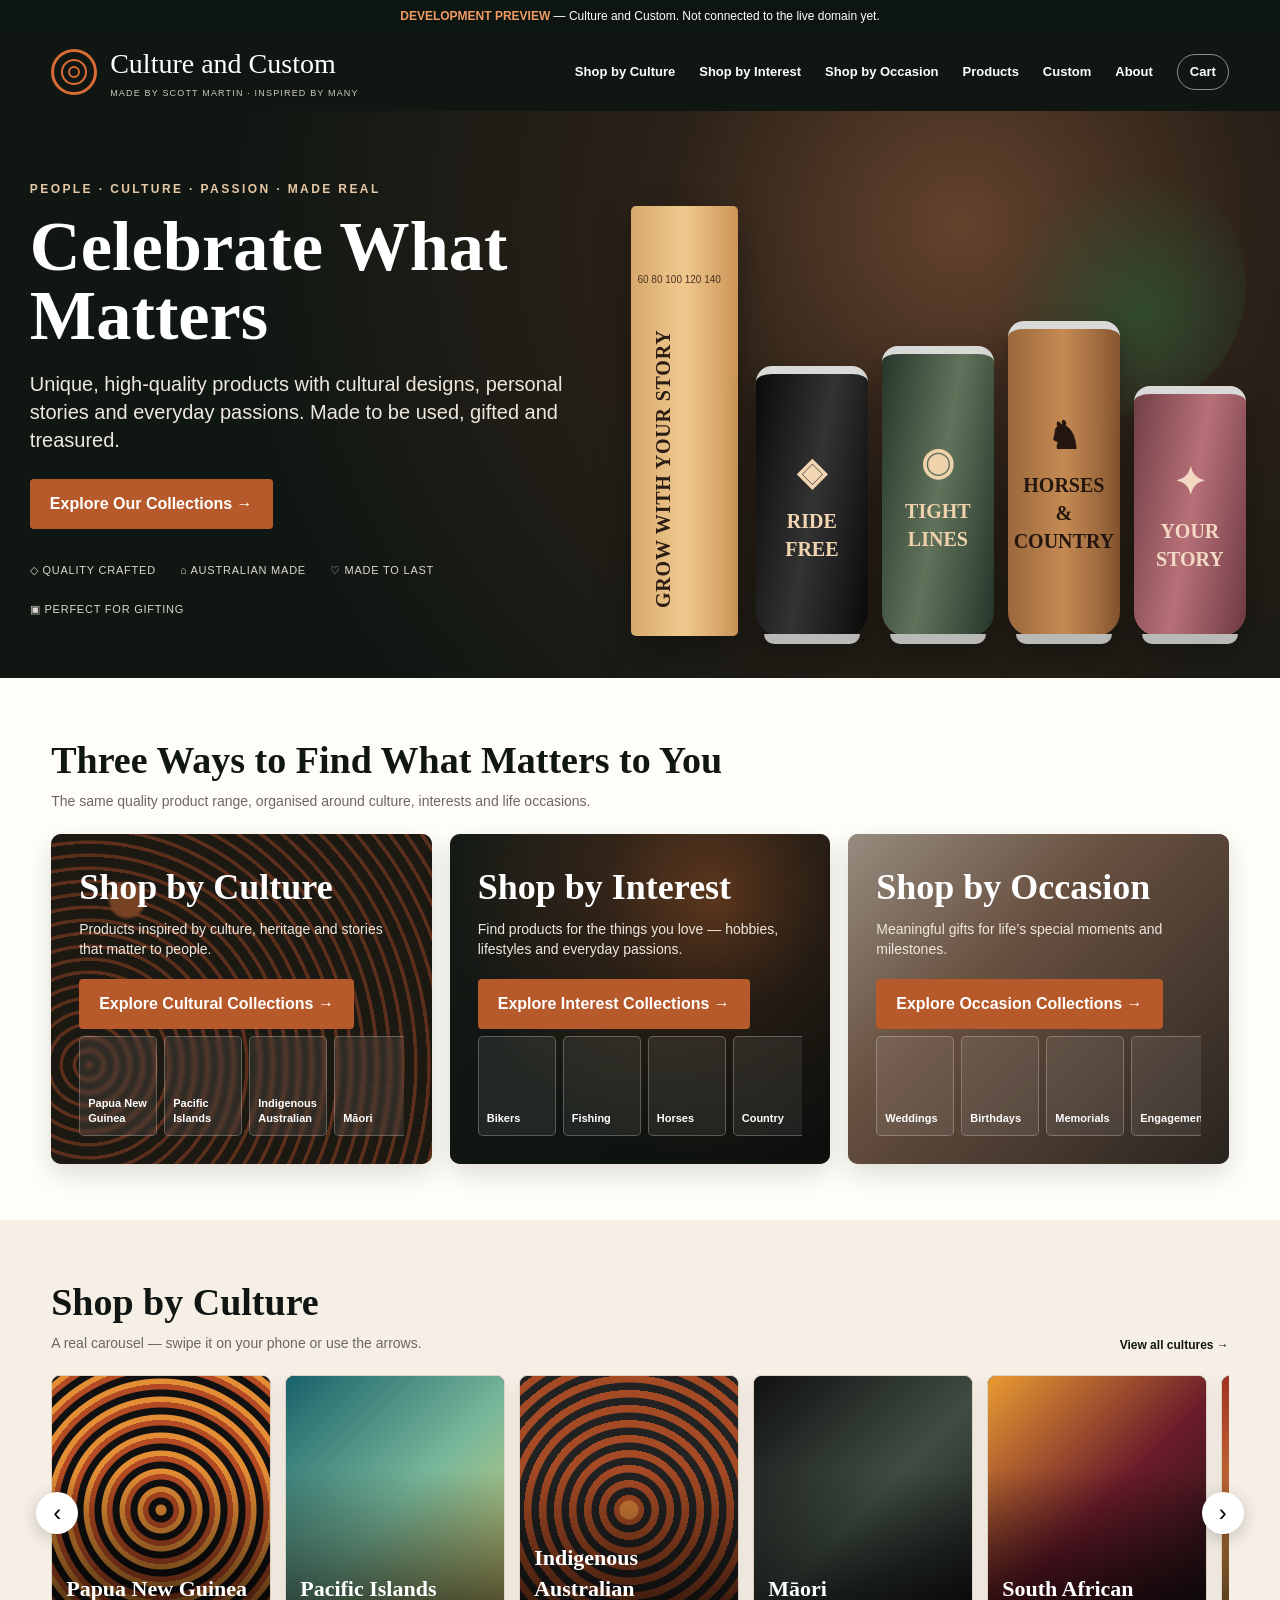
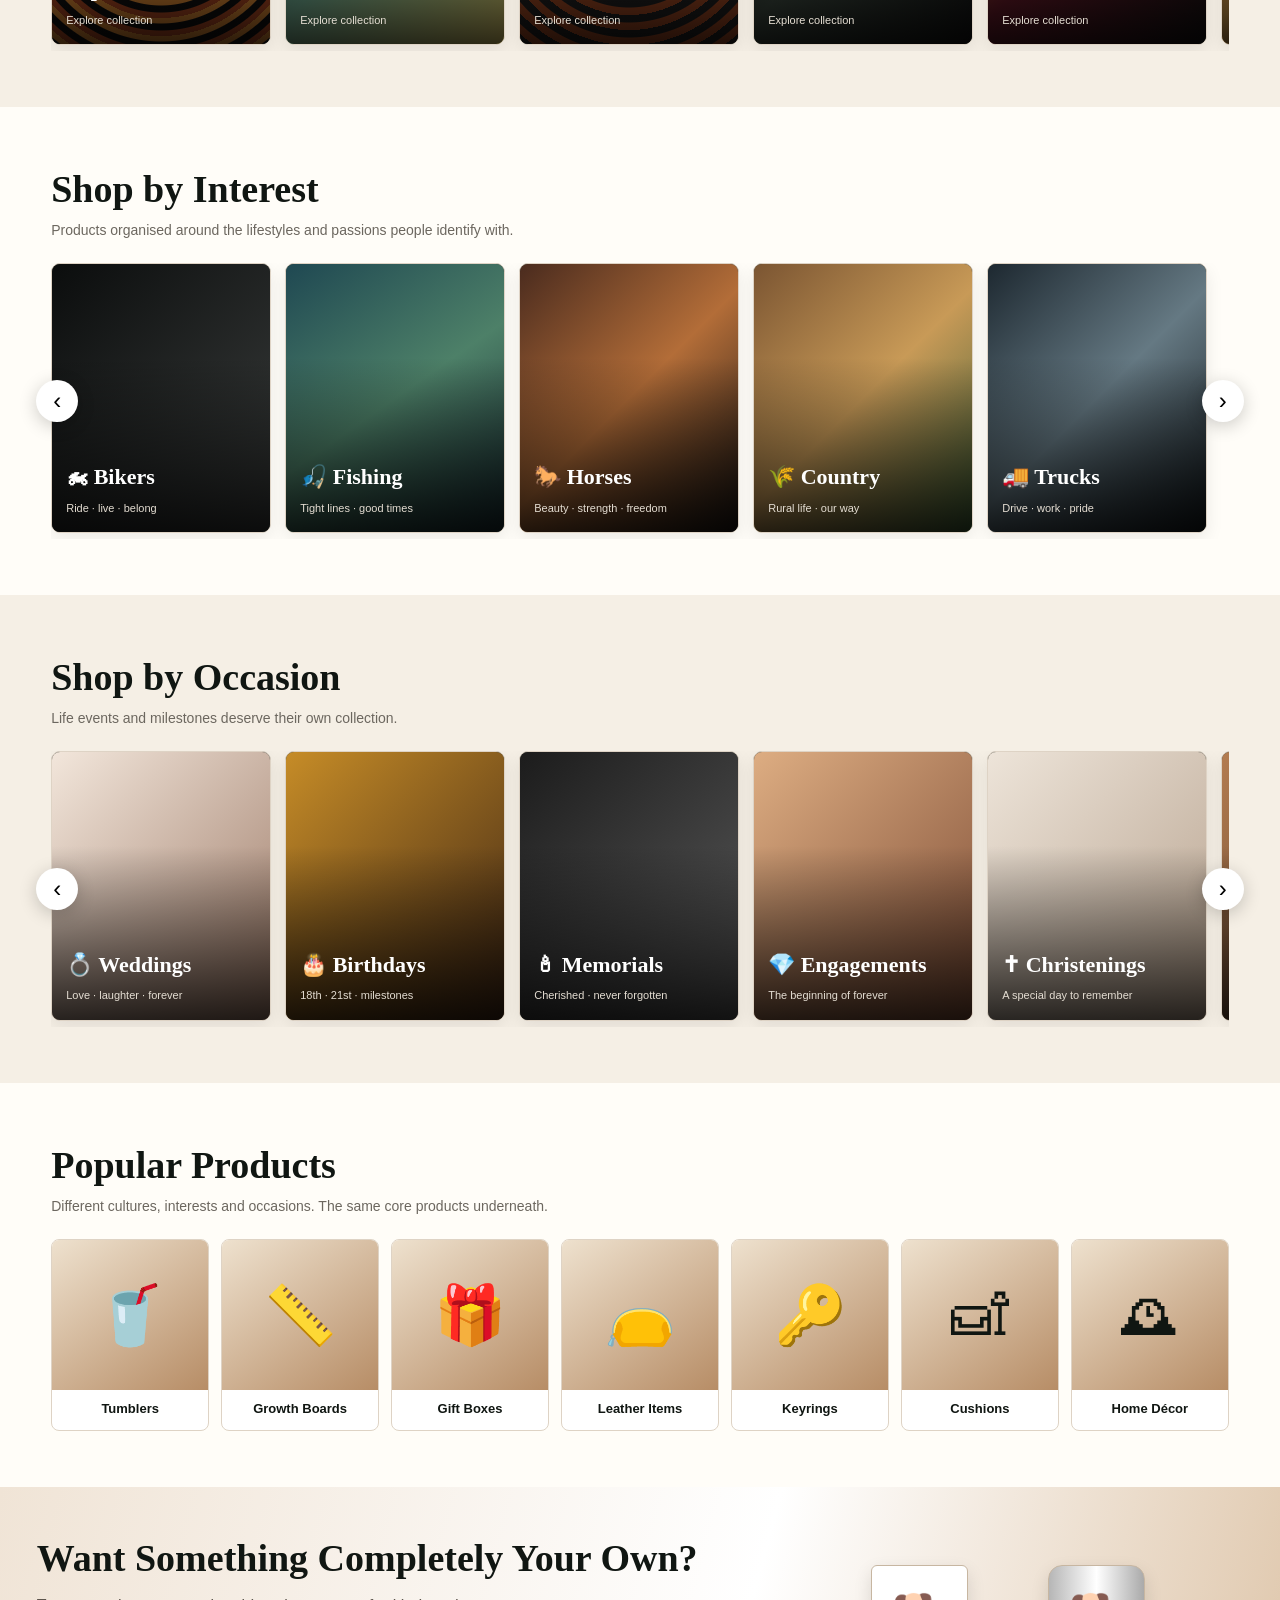
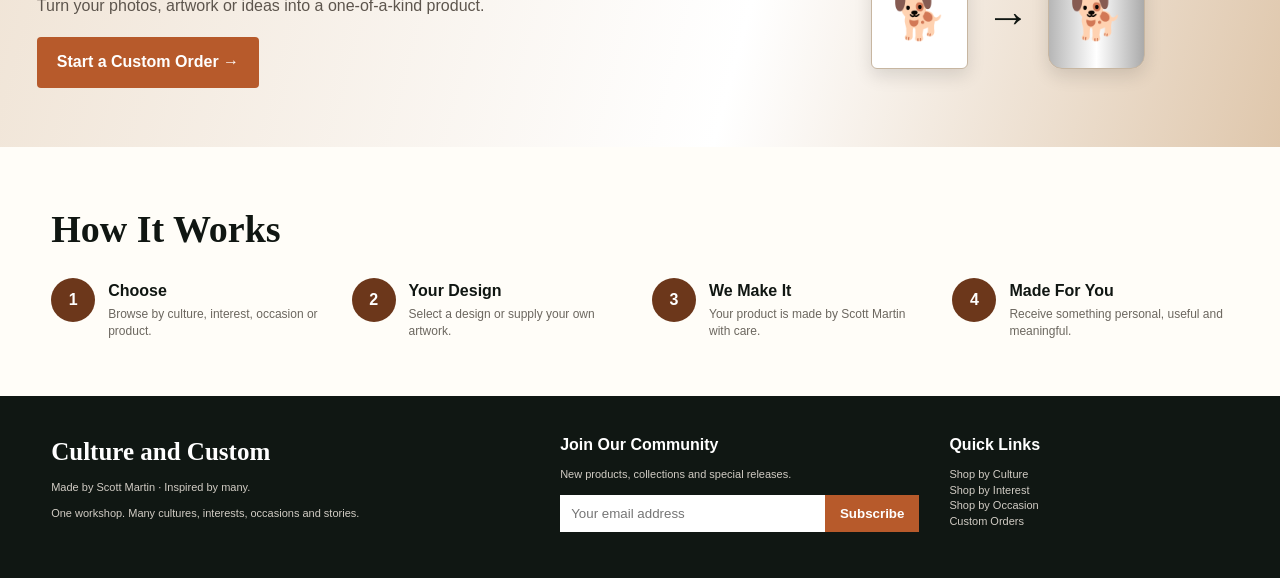
<file: public/culture-and-custom/index.html>
<!doctype html>
<html lang="en">
<head>
<meta charset="utf-8">
<meta name="viewport" content="width=device-width,initial-scale=1">
<title>Culture and Custom | Made by Scott Martin</title>
<style>
:root{--ink:#101612;--deep:#142019;--cream:#f5efe5;--paper:#fffdf8;--rust:#b75a2b;--gold:#c99552;--line:#ded3c5;--muted:#6c675f}
*{box-sizing:border-box}html{scroll-behavior:smooth}body{margin:0;background:#eee8de;color:var(--ink);font-family:Arial,Helvetica,sans-serif;line-height:1.4}.preview{position:sticky;top:0;z-index:99;background:#0d1511;color:#fff;text-align:center;padding:8px 12px;font-size:12px}.preview b{color:#ef9b63}.page{max-width:1440px;margin:auto;background:var(--paper);box-shadow:0 0 55px rgba(0,0,0,.13)}
header{height:78px;padding:0 4%;display:flex;align-items:center;justify-content:space-between;background:#101712;color:#fff}.brand{display:flex;align-items:center;gap:13px}.brandmark{width:46px;height:46px;border:3px solid #d96b34;border-radius:50%;position:relative}.brandmark:before,.brandmark:after{content:"";position:absolute;border:2px solid #d96b34;border-radius:50%}.brandmark:before{inset:7px}.brandmark:after{inset:14px}.brandname{font-family:Georgia,serif;font-size:28px}.tag{font-size:9px;letter-spacing:.13em;text-transform:uppercase;color:#cfc9bf;margin-top:4px}nav{display:flex;gap:24px;align-items:center}nav a{color:#fff;text-decoration:none;font-size:13px;font-weight:700}nav a:hover{color:#ef9b63}.cart{border:1px solid #8b8f8b;border-radius:999px;padding:8px 12px}
.hero{display:grid;grid-template-columns:1.05fr 1.2fr;min-height:520px;background:radial-gradient(circle at 75% 20%,#64432d 0,#2b2118 28%,#101713 68%);overflow:hidden}.hero-copy{padding:70px 5% 60px;color:#fff;display:flex;flex-direction:column;justify-content:center}.kicker{font-size:12px;text-transform:uppercase;letter-spacing:.2em;color:#e7c8a5;font-weight:800}.hero h1{font-family:Georgia,serif;font-size:clamp(48px,5.5vw,78px);line-height:.98;margin:14px 0 20px}.hero p{font-size:20px;color:#ede7de;max-width:610px;margin:0 0 25px}.btn{display:inline-flex;align-items:center;gap:8px;padding:14px 20px;background:var(--rust);color:#fff;text-decoration:none;font-weight:800;border-radius:4px;width:max-content}.trust{display:flex;gap:24px;flex-wrap:wrap;margin-top:34px;font-size:11px;text-transform:uppercase;letter-spacing:.07em;color:#ded7cd}.hero-products{position:relative;min-height:520px;display:flex;align-items:flex-end;justify-content:center;padding:35px 5% 42px}.board{height:430px;width:108px;background:linear-gradient(90deg,#d7a96c,#f0c88e,#cb9557);border-radius:5px;box-shadow:0 16px 35px rgba(0,0,0,.35);position:relative;margin-right:18px}.board:before{content:"GROW WITH YOUR STORY";position:absolute;inset:26px 18px 28px;writing-mode:vertical-rl;transform:rotate(180deg);font-family:Georgia,serif;font-weight:700;font-size:20px;color:#2c1d14;letter-spacing:.04em}.board:after{content:"60  80  100  120  140";position:absolute;left:6px;top:36px;font-size:10px;line-height:75px;color:#4e3421}.tumblers{display:flex;gap:14px;align-items:flex-end}.tumbler{width:112px;height:270px;border-radius:16px 16px 24px 24px;position:relative;box-shadow:0 18px 30px rgba(0,0,0,.35);border-top:8px solid #d9d9d7;display:flex;align-items:center;justify-content:center;padding:18px;text-align:center;font-family:Georgia,serif;font-weight:700;font-size:20px}.tumbler:after{content:"";position:absolute;bottom:-8px;left:8px;right:8px;height:10px;border-radius:0 0 12px 12px;background:#b9bab8}.black{background:linear-gradient(100deg,#0a0a0a,#333,#0a0a0a);color:#f2d5b3}.green{background:linear-gradient(100deg,#26362b,#61735b,#26362b);color:#eed2ab;height:290px}.wood{background:linear-gradient(90deg,#9a683c,#c58a53,#875630);color:#25170f;height:315px}.pink{background:linear-gradient(100deg,#723f46,#b77078,#6d3941);color:#f3d9c3;height:250px}.motif{font-size:38px;display:block;margin-bottom:8px}.leaf{position:absolute;right:5%;top:8%;width:260px;height:260px;border-radius:50%;background:radial-gradient(circle at 60% 60%,rgba(46,82,51,.8),rgba(14,27,17,0) 65%);filter:blur(1px)}
.section{padding:56px 4%}.section.alt{background:var(--cream)}.section-title{display:flex;justify-content:space-between;align-items:end;gap:20px;margin-bottom:22px}.section-title h2{font-family:Georgia,serif;font-size:38px;margin:0}.section-title p{margin:5px 0 0;color:var(--muted);font-size:14px}.section-title a{font-size:12px;color:var(--ink);font-weight:800;text-decoration:none}.door-grid{display:grid;grid-template-columns:repeat(3,1fr);gap:18px}.door{border-radius:10px;overflow:hidden;background:#171b17;color:#fff;min-height:330px;position:relative;box-shadow:0 10px 26px rgba(0,0,0,.13)}.door:before{content:"";position:absolute;inset:0;opacity:.6}.door.culture:before{background:radial-gradient(circle at 20% 20%,#b85d2e 0 4%,transparent 5%),radial-gradient(circle at 70% 50%,#d3a04c 0 3%,transparent 4%),repeating-radial-gradient(circle at 10% 70%,#8b3f20 0 3px,#201912 4px 13px)}.door.interest:before{background:linear-gradient(140deg,rgba(0,0,0,.1),rgba(0,0,0,.7)),radial-gradient(circle at 70% 20%,#d97735,#5d3a23 30%,#172019 70%)}.door.occasion:before{background:linear-gradient(135deg,#ead7c4 0,#9e745c 38%,#352923 100%)}.door-inner{position:relative;z-index:2;padding:28px;display:flex;flex-direction:column;height:100%}.door h3{font-family:Georgia,serif;font-size:36px;margin:0 0 8px}.door p{font-size:14px;color:#eee8df;max-width:440px;margin:0 0 20px}.minirow{margin-top:auto;display:flex;gap:7px;overflow:hidden}.mini{min-width:78px;height:100px;border:1px solid rgba(255,255,255,.25);border-radius:5px;padding:8px;display:flex;align-items:end;font-size:11px;font-weight:800;background:rgba(255,255,255,.08);backdrop-filter:blur(2px)}
.carousel-wrap{position:relative}.carousel{display:flex;gap:14px;overflow-x:auto;scroll-behavior:smooth;scrollbar-width:none;padding-bottom:6px}.carousel::-webkit-scrollbar{display:none}.card{min-width:220px;height:270px;border-radius:9px;overflow:hidden;position:relative;border:1px solid var(--line);background:#2b302a;color:#fff;box-shadow:0 6px 18px rgba(0,0,0,.08)}.card .art{position:absolute;inset:0}.card .shade{position:absolute;inset:0;background:linear-gradient(transparent 35%,rgba(0,0,0,.8))}.card .label{position:absolute;left:14px;right:14px;bottom:14px}.card h4{font-family:Georgia,serif;font-size:22px;margin:0 0 3px}.card small{font-size:11px;color:#e4ddd2}.prev,.next{position:absolute;z-index:4;top:50%;transform:translateY(-50%);width:42px;height:42px;border-radius:50%;border:0;background:#fff;box-shadow:0 4px 18px rgba(0,0,0,.2);font-size:24px;cursor:pointer}.prev{left:-15px}.next{right:-15px}.culture1{background:repeating-radial-gradient(circle at 50% 50%,#e38d35 0 5px,#111 6px 12px,#b54b24 13px 18px)}.culture2{background:linear-gradient(135deg,#18616b,#79b89a,#e7d16b)}.culture3{background:radial-gradient(circle,#d27d35 0 5%,transparent 6%),repeating-radial-gradient(circle,#222 0 7px,#a44a24 8px 15px)}.culture4{background:linear-gradient(135deg,#111,#404d43,#111)}.culture5{background:linear-gradient(135deg,#ea9b32,#6a1b2a,#111)}.culture6{background:linear-gradient(135deg,#a13020,#e4a84d,#442316)}.culture7{background:linear-gradient(135deg,#d32a26,#f4c244,#7c1717)}.culture8{background:linear-gradient(135deg,#1f6b88,#f1dfbe,#1f384c)}.culture9{background:linear-gradient(135deg,#8b2b2b,#e0a663,#21201b)}.culture10{background:linear-gradient(135deg,#4f674d,#d0c2a3,#6c4932)}.interest1{background:linear-gradient(135deg,#0b0d0d,#3a3d3c)}.interest2{background:linear-gradient(145deg,#1f4852,#4d8068,#172b31)}.interest3{background:linear-gradient(135deg,#4a2b1e,#b36d38,#1a1512)}.interest4{background:linear-gradient(135deg,#7b5532,#c89a57,#3b5c34)}.interest5{background:linear-gradient(135deg,#1d2830,#657983,#13191d)}.occasion1{background:linear-gradient(135deg,#f2e6db,#9d7a67)}.occasion2{background:linear-gradient(135deg,#c68c27,#3f2614)}.occasion3{background:linear-gradient(135deg,#1c1c1c,#5a5a5a)}.occasion4{background:linear-gradient(135deg,#ddad82,#7d4c35)}.occasion5{background:linear-gradient(135deg,#ede4d9,#b6a18d)}.occasion6{background:linear-gradient(135deg,#b47c50,#453020)}
.products{display:grid;grid-template-columns:repeat(7,1fr);gap:12px}.product{background:#fff;border:1px solid var(--line);border-radius:8px;overflow:hidden;text-align:center}.product-visual{height:150px;background:linear-gradient(145deg,#eee1ce,#b78d66);display:grid;place-items:center;font-size:58px}.product h4{margin:10px 4px 12px;font-size:13px}.custom{display:grid;grid-template-columns:1.15fr .85fr;min-height:260px;background:linear-gradient(105deg,#f0e4d6,#fff 58%,#dfc7ac)}.custom-copy{padding:45px 5%}.custom h2{font-family:Georgia,serif;font-size:38px;margin:0 0 10px}.custom p{color:#5d554d;margin:0 0 20px}.petmock{display:flex;align-items:center;justify-content:center;gap:18px;font-size:44px}.photo,.cup{background:#fff;border:1px solid #c7b6a1;box-shadow:0 7px 18px rgba(0,0,0,.12);padding:20px;border-radius:6px}.cup{border-radius:14px;background:linear-gradient(90deg,#b6b6b6,#fff,#aaa)}.how{display:grid;grid-template-columns:repeat(4,1fr);gap:24px}.step{display:flex;gap:13px;align-items:flex-start}.num{width:44px;height:44px;flex:0 0 44px;border-radius:50%;background:#6c371b;color:#fff;display:grid;place-items:center;font-weight:900}.step h4{margin:2px 0 4px}.step p{margin:0;color:var(--muted);font-size:12px}footer{background:#101713;color:#fff;padding:38px 4%;display:grid;grid-template-columns:1.2fr .9fr .7fr;gap:30px}footer h3{font-family:Georgia,serif;font-size:25px;margin:0 0 8px}footer p,footer a{font-size:11px;color:#d1ccc4;text-decoration:none}.newsletter{display:flex;margin-top:12px}.newsletter input{flex:1;min-width:0;padding:11px;border:0}.newsletter button{border:0;background:var(--rust);color:#fff;padding:0 15px;font-weight:800}
@media(max-width:1050px){.hero{grid-template-columns:1fr}.hero-products{min-height:410px}.door-grid{grid-template-columns:1fr}.products{grid-template-columns:repeat(4,1fr)}.how{grid-template-columns:repeat(2,1fr)}}
@media(max-width:720px){header{height:64px;padding:0 16px}.brandname{font-size:22px}.tag{font-size:7px}.brandmark{width:36px;height:36px}nav{display:none}.hero-copy{padding:46px 20px 30px}.hero h1{font-size:44px}.hero p{font-size:17px}.hero-products{min-height:360px;padding:20px 8px 35px}.board{height:300px;width:80px}.tumblers{gap:7px}.tumbler{width:72px;height:190px;font-size:13px;padding:8px}.green{height:205px}.wood{height:220px}.pink{height:180px}.motif{font-size:25px}.section{padding:42px 16px}.section-title{align-items:flex-start;flex-direction:column}.section-title h2{font-size:31px}.card{min-width:72vw;height:260px}.prev{left:-4px}.next{right:-4px}.products{grid-template-columns:repeat(2,1fr)}.product-visual{height:120px}.custom{grid-template-columns:1fr}.petmock{padding:0 15px 35px}.how{grid-template-columns:1fr}.door h3{font-size:32px}footer{grid-template-columns:1fr}.preview{font-size:10px}}
</style>
</head>
<body>
<div class="preview"><b>DEVELOPMENT PREVIEW</b> — Culture and Custom. Not connected to the live domain yet.</div>
<div class="page">
<header><div class="brand"><div class="brandmark"></div><div><div class="brandname">Culture and Custom</div><div class="tag">Made by Scott Martin · Inspired by many</div></div></div><nav><a href="#culture">Shop by Culture</a><a href="#interest">Shop by Interest</a><a href="#occasion">Shop by Occasion</a><a href="#products">Products</a><a href="#custom">Custom</a><a href="#about">About</a><a class="cart" href="#">Cart</a></nav></header>
<section class="hero"><div class="hero-copy"><div class="kicker">People · Culture · Passion · Made Real</div><h1>Celebrate What Matters</h1><p>Unique, high-quality products with cultural designs, personal stories and everyday passions. Made to be used, gifted and treasured.</p><a class="btn" href="#culture">Explore Our Collections →</a><div class="trust"><span>◇ Quality Crafted</span><span>⌂ Australian Made</span><span>♡ Made to Last</span><span>▣ Perfect for Gifting</span></div></div><div class="hero-products"><div class="leaf"></div><div class="board"></div><div class="tumblers"><div class="tumbler black"><div><span class="motif">◈</span>RIDE<br>FREE</div></div><div class="tumbler green"><div><span class="motif">◉</span>TIGHT<br>LINES</div></div><div class="tumbler wood"><div><span class="motif">♞</span>HORSES<br>&amp; COUNTRY</div></div><div class="tumbler pink"><div><span class="motif">✦</span>YOUR<br>STORY</div></div></div></div></section>
<section class="section"><div class="section-title"><div><h2>Three Ways to Find What Matters to You</h2><p>The same quality product range, organised around culture, interests and life occasions.</p></div></div><div class="door-grid"><article class="door culture"><div class="door-inner"><h3>Shop by Culture</h3><p>Products inspired by culture, heritage and stories that matter to people.</p><a class="btn" href="#culture">Explore Cultural Collections →</a><div class="minirow"><div class="mini">Papua New Guinea</div><div class="mini">Pacific Islands</div><div class="mini">Indigenous Australian</div><div class="mini">Māori</div></div></div></article><article class="door interest"><div class="door-inner"><h3>Shop by Interest</h3><p>Find products for the things you love — hobbies, lifestyles and everyday passions.</p><a class="btn" href="#interest">Explore Interest Collections →</a><div class="minirow"><div class="mini">Bikers</div><div class="mini">Fishing</div><div class="mini">Horses</div><div class="mini">Country</div><div class="mini">Trucks</div></div></div></article><article class="door occasion"><div class="door-inner"><h3>Shop by Occasion</h3><p>Meaningful gifts for life’s special moments and milestones.</p><a class="btn" href="#occasion">Explore Occasion Collections →</a><div class="minirow"><div class="mini">Weddings</div><div class="mini">Birthdays</div><div class="mini">Memorials</div><div class="mini">Engagements</div><div class="mini">Christenings</div></div></div></article></div></section>
<section class="section alt" id="culture"><div class="section-title"><div><h2>Shop by Culture</h2><p>A real carousel — swipe it on your phone or use the arrows.</p></div><a href="#">View all cultures →</a></div><div class="carousel-wrap"><button class="prev" data-target="cultureRail">‹</button><div class="carousel" id="cultureRail"><div class="card"><div class="art culture1"></div><div class="shade"></div><div class="label"><h4>Papua New Guinea</h4><small>Explore collection</small></div></div><div class="card"><div class="art culture2"></div><div class="shade"></div><div class="label"><h4>Pacific Islands</h4><small>Explore collection</small></div></div><div class="card"><div class="art culture3"></div><div class="shade"></div><div class="label"><h4>Indigenous Australian</h4><small>Explore collection</small></div></div><div class="card"><div class="art culture4"></div><div class="shade"></div><div class="label"><h4>Māori</h4><small>Explore collection</small></div></div><div class="card"><div class="art culture5"></div><div class="shade"></div><div class="label"><h4>South African</h4><small>Explore collection</small></div></div><div class="card"><div class="art culture6"></div><div class="shade"></div><div class="label"><h4>Indian</h4><small>Explore collection</small></div></div><div class="card"><div class="art culture7"></div><div class="shade"></div><div class="label"><h4>Chinese</h4><small>Explore collection</small></div></div><div class="card"><div class="art culture8"></div><div class="shade"></div><div class="label"><h4>Filipino</h4><small>Explore collection</small></div></div><div class="card"><div class="art culture9"></div><div class="shade"></div><div class="label"><h4>Middle Eastern</h4><small>Explore collection</small></div></div><div class="card"><div class="art culture10"></div><div class="shade"></div><div class="label"><h4>European</h4><small>Explore collection</small></div></div></div><button class="next" data-target="cultureRail">›</button></div></section>
<section class="section" id="interest"><div class="section-title"><div><h2>Shop by Interest</h2><p>Products organised around the lifestyles and passions people identify with.</p></div></div><div class="carousel-wrap"><button class="prev" data-target="interestRail">‹</button><div class="carousel" id="interestRail"><div class="card"><div class="art interest1"></div><div class="shade"></div><div class="label"><h4>🏍 Bikers</h4><small>Ride · live · belong</small></div></div><div class="card"><div class="art interest2"></div><div class="shade"></div><div class="label"><h4>🎣 Fishing</h4><small>Tight lines · good times</small></div></div><div class="card"><div class="art interest3"></div><div class="shade"></div><div class="label"><h4>🐎 Horses</h4><small>Beauty · strength · freedom</small></div></div><div class="card"><div class="art interest4"></div><div class="shade"></div><div class="label"><h4>🌾 Country</h4><small>Rural life · our way</small></div></div><div class="card"><div class="art interest5"></div><div class="shade"></div><div class="label"><h4>🚚 Trucks</h4><small>Drive · work · pride</small></div></div></div><button class="next" data-target="interestRail">›</button></div></section>
<section class="section alt" id="occasion"><div class="section-title"><div><h2>Shop by Occasion</h2><p>Life events and milestones deserve their own collection.</p></div></div><div class="carousel-wrap"><button class="prev" data-target="occasionRail">‹</button><div class="carousel" id="occasionRail"><div class="card"><div class="art occasion1"></div><div class="shade"></div><div class="label"><h4>💍 Weddings</h4><small>Love · laughter · forever</small></div></div><div class="card"><div class="art occasion2"></div><div class="shade"></div><div class="label"><h4>🎂 Birthdays</h4><small>18th · 21st · milestones</small></div></div><div class="card"><div class="art occasion3"></div><div class="shade"></div><div class="label"><h4>🕯 Memorials</h4><small>Cherished · never forgotten</small></div></div><div class="card"><div class="art occasion4"></div><div class="shade"></div><div class="label"><h4>💎 Engagements</h4><small>The beginning of forever</small></div></div><div class="card"><div class="art occasion5"></div><div class="shade"></div><div class="label"><h4>✝ Christenings</h4><small>A special day to remember</small></div></div><div class="card"><div class="art occasion6"></div><div class="shade"></div><div class="label"><h4>🎓 Milestones</h4><small>Celebrate the moments that matter</small></div></div></div><button class="next" data-target="occasionRail">›</button></div></section>
<section class="section" id="products"><div class="section-title"><div><h2>Popular Products</h2><p>Different cultures, interests and occasions. The same core products underneath.</p></div></div><div class="products"><div class="product"><div class="product-visual">🥤</div><h4>Tumblers</h4></div><div class="product"><div class="product-visual">📏</div><h4>Growth Boards</h4></div><div class="product"><div class="product-visual">🎁</div><h4>Gift Boxes</h4></div><div class="product"><div class="product-visual">👝</div><h4>Leather Items</h4></div><div class="product"><div class="product-visual">🔑</div><h4>Keyrings</h4></div><div class="product"><div class="product-visual">🛋</div><h4>Cushions</h4></div><div class="product"><div class="product-visual">🕰</div><h4>Home Décor</h4></div></div></section>
<section class="custom" id="custom"><div class="custom-copy"><h2>Want Something Completely Your Own?</h2><p>Turn your photos, artwork or ideas into a one-of-a-kind product.</p><a class="btn" href="#">Start a Custom Order →</a></div><div class="petmock"><div class="photo">🐕</div><div>→</div><div class="cup">🐕</div></div></section>
<section class="section" id="about"><div class="section-title"><div><h2>How It Works</h2></div></div><div class="how"><div class="step"><div class="num">1</div><div><h4>Choose</h4><p>Browse by culture, interest, occasion or product.</p></div></div><div class="step"><div class="num">2</div><div><h4>Your Design</h4><p>Select a design or supply your own artwork.</p></div></div><div class="step"><div class="num">3</div><div><h4>We Make It</h4><p>Your product is made by Scott Martin with care.</p></div></div><div class="step"><div class="num">4</div><div><h4>Made For You</h4><p>Receive something personal, useful and meaningful.</p></div></div></div></section>
<footer><div><h3>Culture and Custom</h3><p>Made by Scott Martin · Inspired by many.</p><p>One workshop. Many cultures, interests, occasions and stories.</p></div><div><strong>Join Our Community</strong><p>New products, collections and special releases.</p><div class="newsletter"><input placeholder="Your email address"><button>Subscribe</button></div></div><div><strong>Quick Links</strong><p><a href="#culture">Shop by Culture</a><br><a href="#interest">Shop by Interest</a><br><a href="#occasion">Shop by Occasion</a><br><a href="#custom">Custom Orders</a></p></div></footer>
</div>
<script>document.querySelectorAll('.next,.prev').forEach(function(b){b.addEventListener('click',function(){var el=document.getElementById(b.dataset.target);el.scrollBy({left:(b.classList.contains('next')?1:-1)*Math.min(el.clientWidth*.85,720),behavior:'smooth'});});});</script>
</body>
</html>
</file>
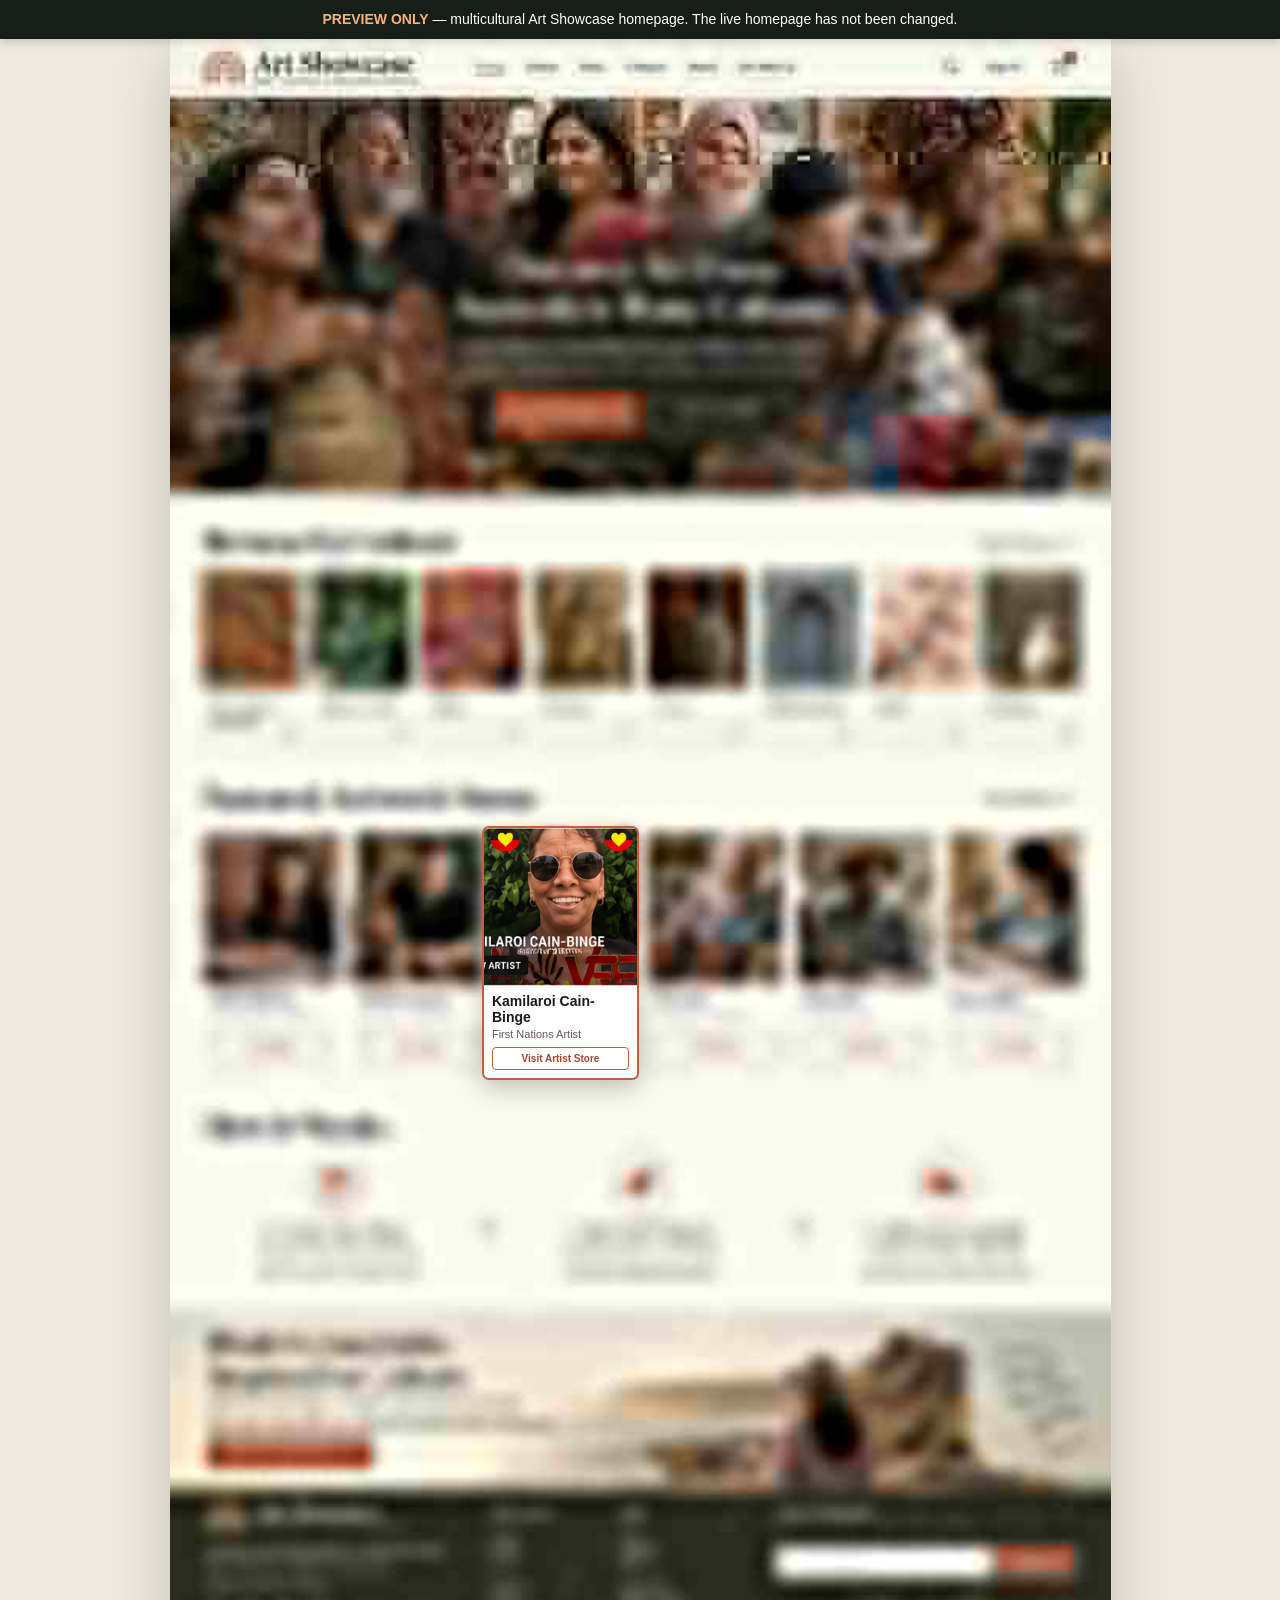
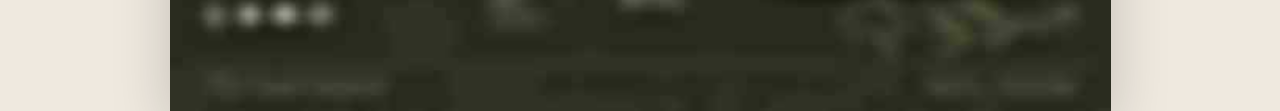
<file: public/multicultural-preview.html>
<!doctype html>
<html lang="en">
<head>
  <meta charset="utf-8">
  <meta name="viewport" content="width=device-width, initial-scale=1">
  <title>Art Showcase | Multicultural Homepage Preview</title>
  <style>
    *{box-sizing:border-box}html,body{margin:0;background:#efe9df;font-family:Arial,Helvetica,sans-serif;color:#1b1b1b}
    .preview-note{position:sticky;top:0;z-index:20;background:#171d17;color:#fff;padding:10px 14px;text-align:center;font-size:14px;line-height:1.35;box-shadow:0 2px 10px rgba(0,0,0,.2)}
    .preview-note strong{color:#f4b27a}
    .stage{width:min(100%,941px);margin:0 auto;position:relative;background:#fff;box-shadow:0 18px 55px rgba(0,0,0,.18)}
    .mockup{display:block;width:100%;height:auto}
    .artist-overlay{position:absolute;left:33.2%;top:47.1%;width:16.7%;background:#fff;border:2px solid #c55e3f;border-radius:7px;overflow:hidden;box-shadow:0 8px 25px rgba(0,0,0,.24);z-index:5}
    .artist-overlay img{display:block;width:100%;aspect-ratio:1/1.03;object-fit:cover;object-position:center top}
    .artist-overlay .caption{padding:7px 8px 8px;background:#fff;line-height:1.15}
    .artist-overlay .name{font-weight:800;font-size:clamp(8px,1.1vw,14px)}
    .artist-overlay .role{margin-top:3px;font-size:clamp(7px,.9vw,11px);color:#655}
    .artist-overlay .tag{margin-top:6px;padding:5px;border:1px solid #c55e3f;color:#a7472d;border-radius:4px;text-align:center;font-weight:700;font-size:clamp(7px,.8vw,10px)}
    @media(max-width:620px){
      .preview-note{font-size:12px;padding:8px 10px}
      .stage{width:100%;box-shadow:none}
      .artist-overlay{left:32.7%;top:47.0%;width:18.3%;border-width:1px}
      .artist-overlay .caption{padding:4px}
      .artist-overlay .name{font-size:7px}.artist-overlay .role{font-size:6px}.artist-overlay .tag{font-size:6px;padding:3px;margin-top:3px}
    }
  </style>
</head>
<body>
  <div class="preview-note"><strong>PREVIEW ONLY</strong> — multicultural Art Showcase homepage. The live homepage has not been changed.</div>
  <main class="stage">
    <img class="mockup" src="./artshowcase-multicultural-preview.jpg" alt="Art Showcase multicultural marketplace homepage preview">
    <section class="artist-overlay" aria-label="Featured Indigenous artist">
      <img src="./kamilaroi-cain-binge.png" alt="Kamilaroi Cain-Binge">
      <div class="caption">
        <div class="name">Kamilaroi Cain-Binge</div>
        <div class="role">First Nations Artist</div>
        <div class="tag">Visit Artist Store</div>
      </div>
    </section>
  </main>
</body>
</html>
</file>
